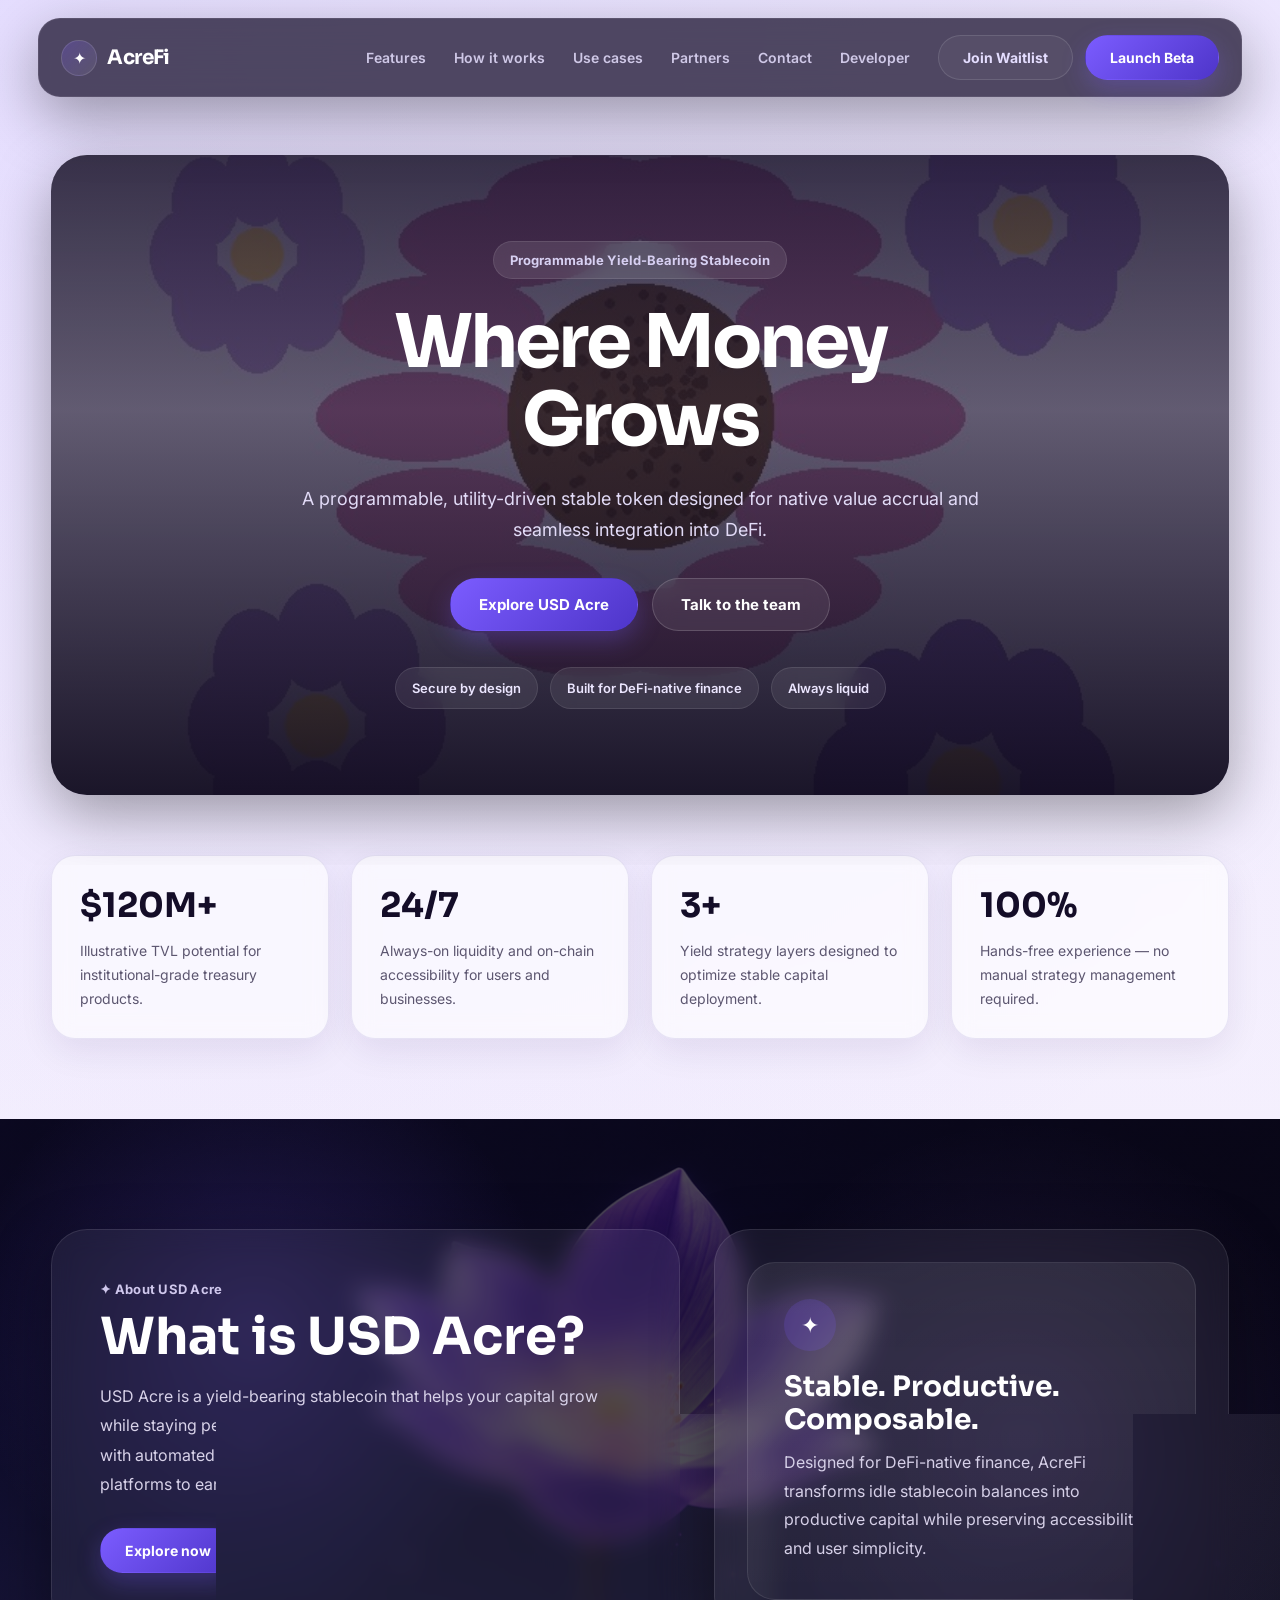
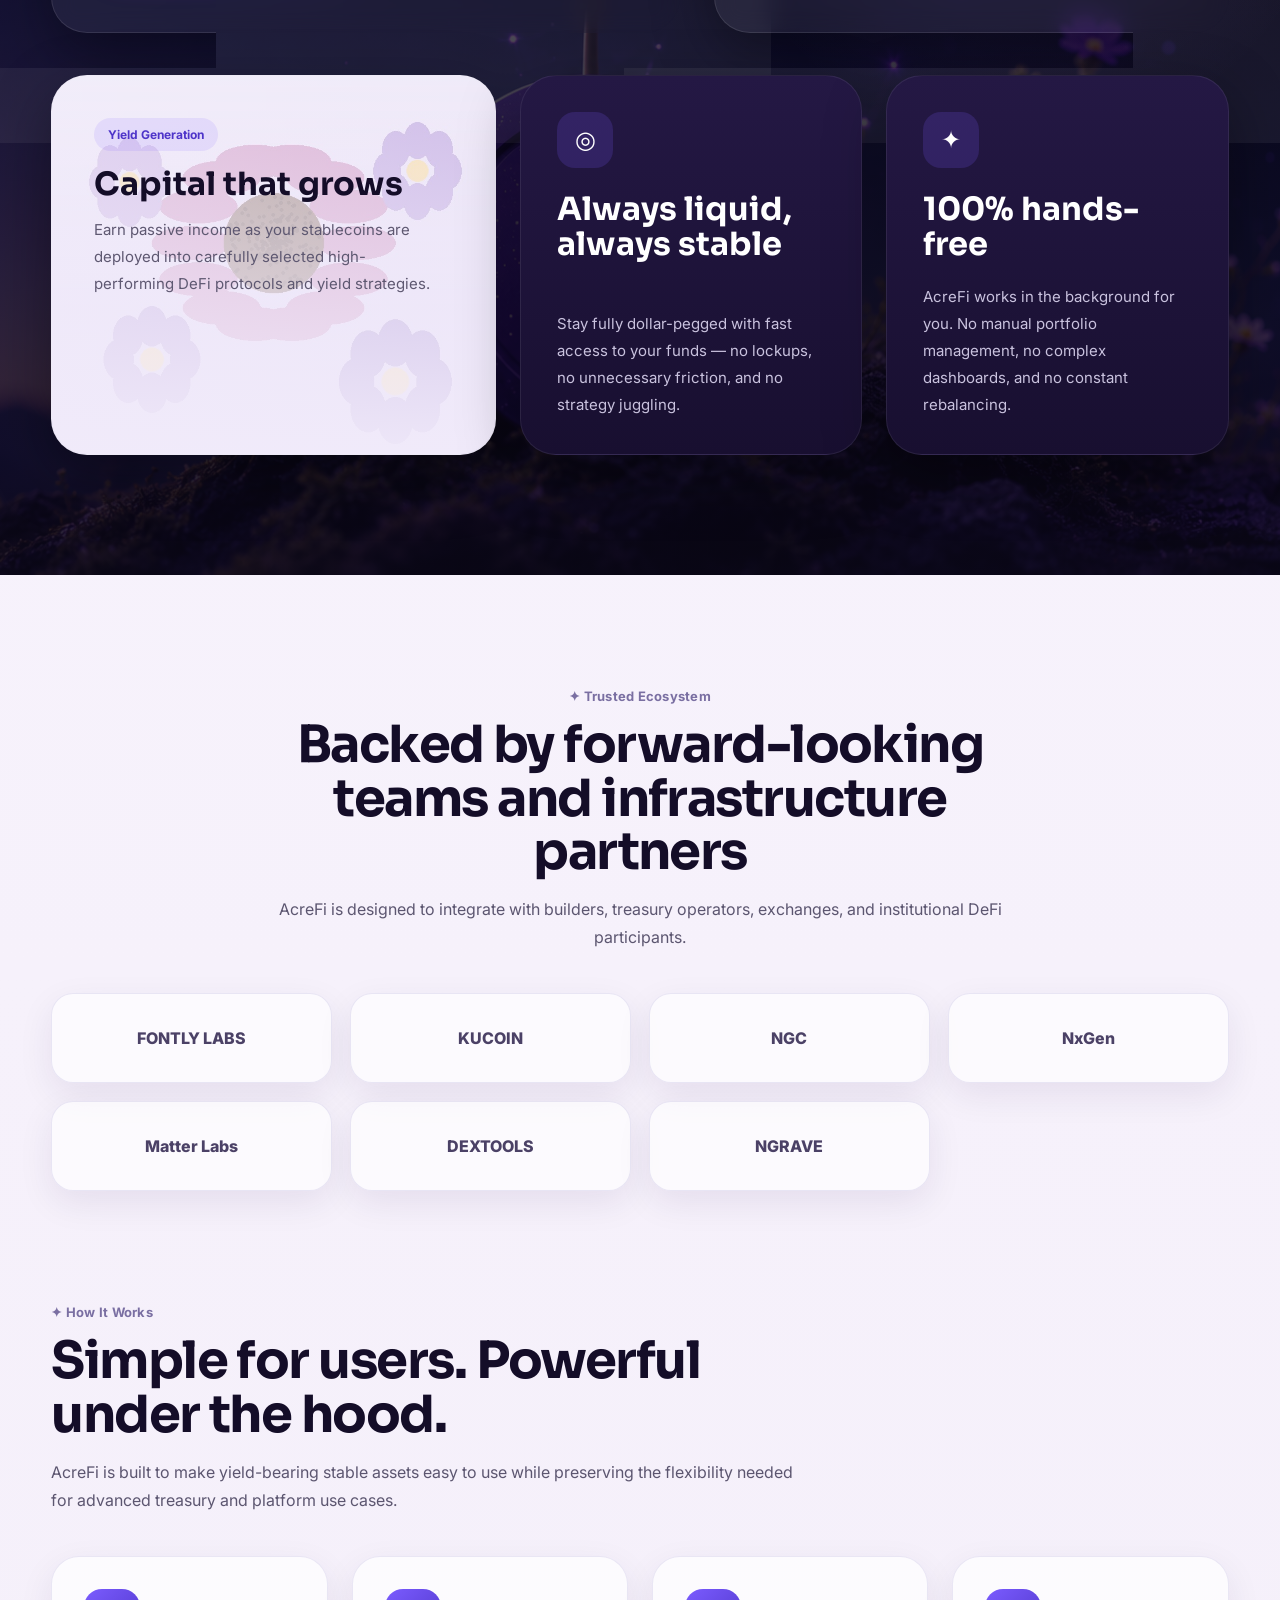
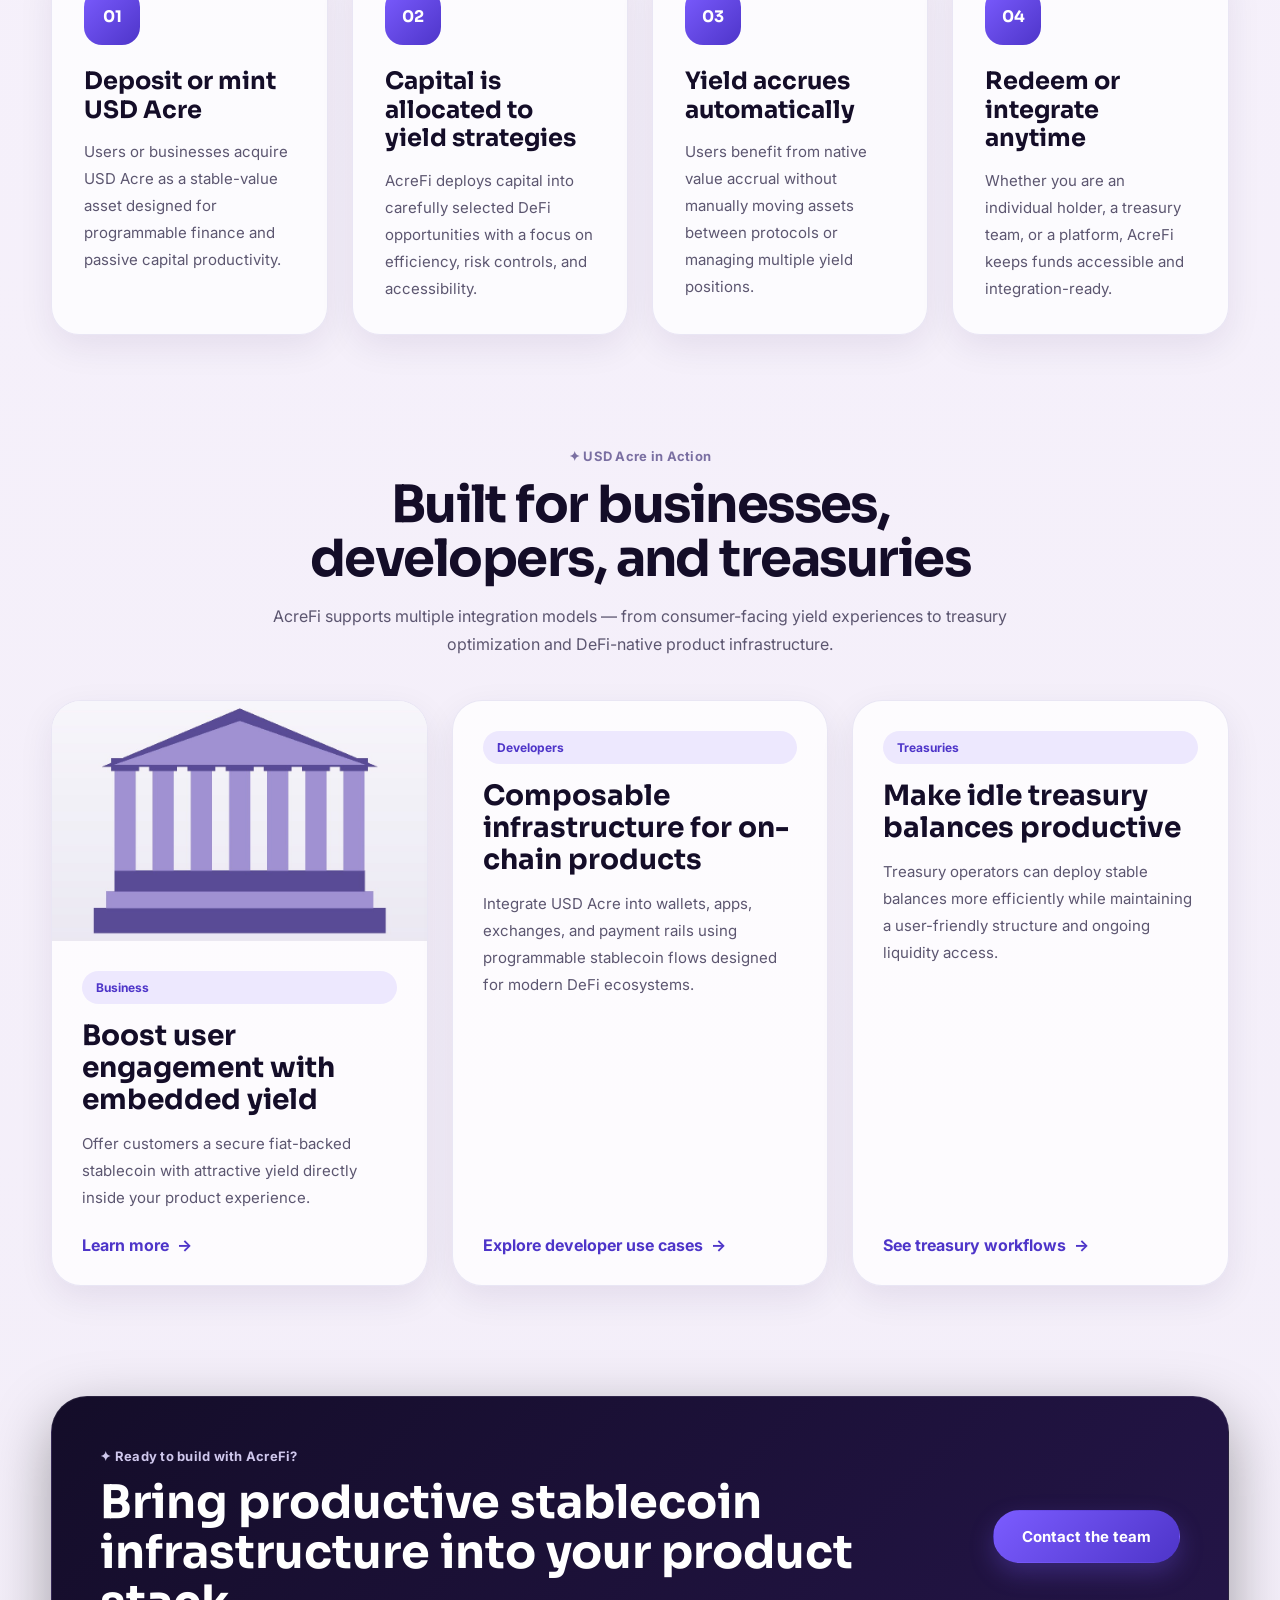
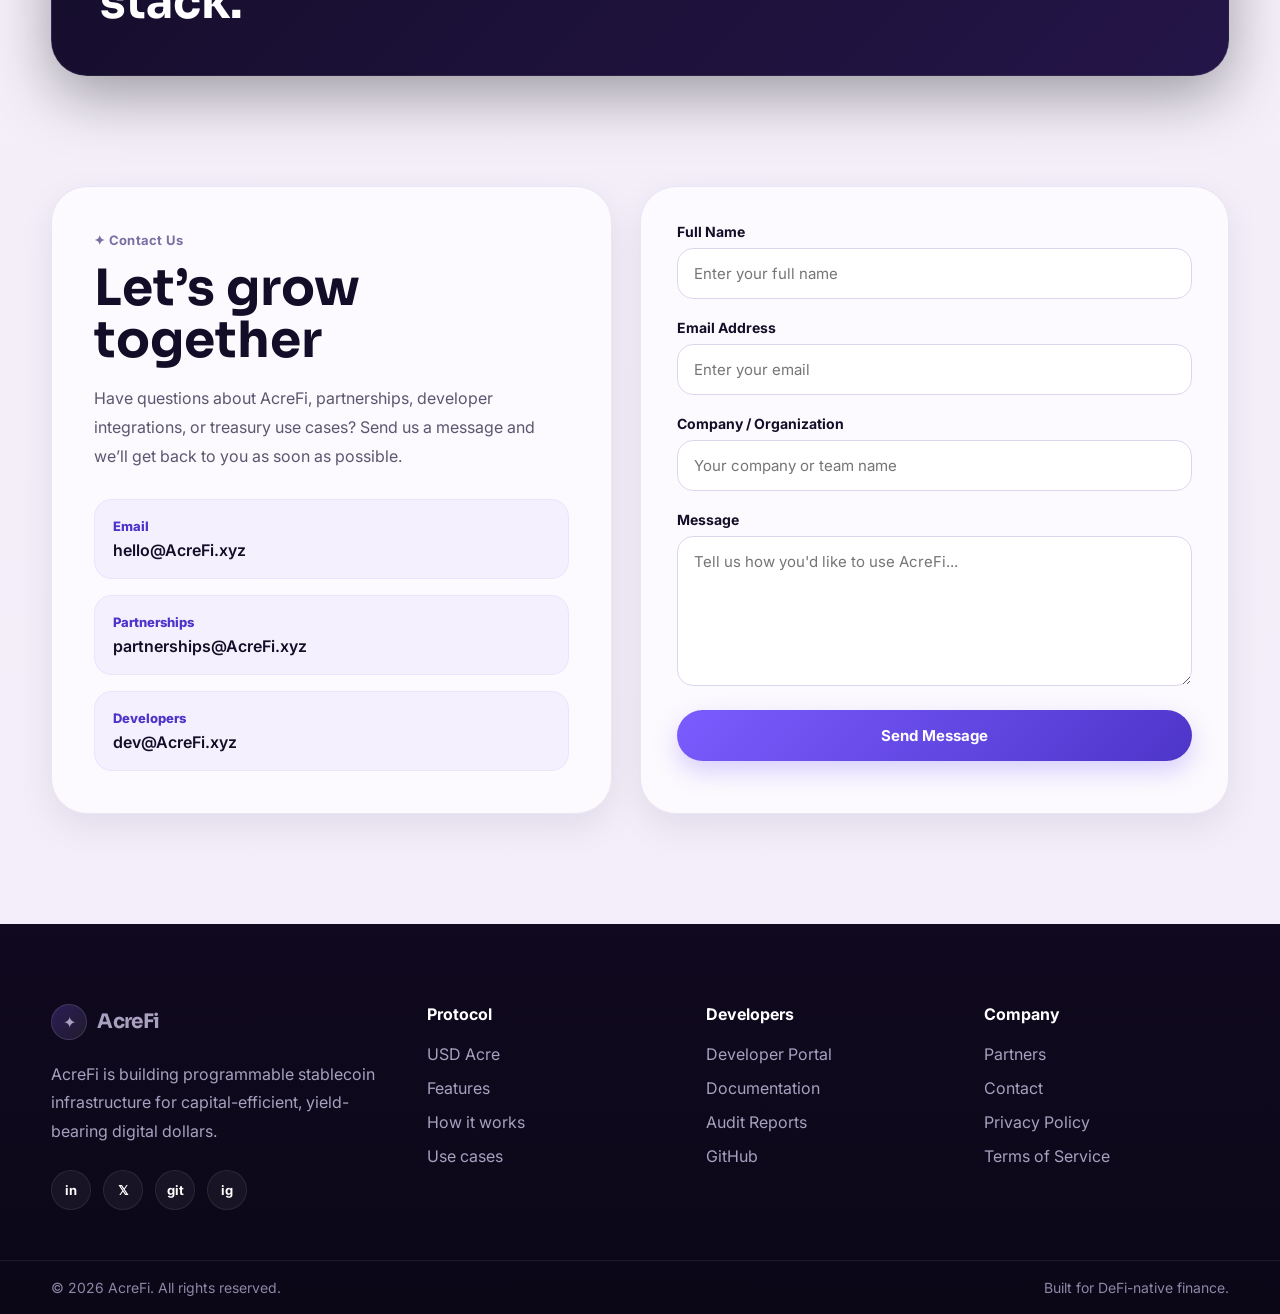
<file: index.html>
<!DOCTYPE html>
<html lang="en">
<head>
  <meta charset="UTF-8" />
  <meta name="viewport" content="width=device-width, initial-scale=1.0" />
  <title>AcreFi — Where Money Grows</title>

  <link rel="preconnect" href="https://fonts.googleapis.com" />
  <link rel="preconnect" href="https://fonts.gstatic.com" crossorigin />
  <link href="https://fonts.googleapis.com/css2?family=Inter:wght@400;500;600;700;800&family=Sora:wght@600;700;800&display=swap" rel="stylesheet" />

  <link rel="stylesheet" href="LP.css" />
  <link rel="icon" type="image/png" href="[data-uri]">
</head>
<body>

  <header class="site-header">
    <nav class="navbar">
      <a href="#" class="brand">
        <span class="brand-mark">✦</span>
        <span class="brand-text">AcreFi</span>
      </a>

      <!-- Mobile menu button -->
      <button class="menu-toggle" id="menuToggle" aria-label="Open menu" aria-expanded="false" aria-controls="navMenu">
        <span></span>
        <span></span>
        <span></span>
      </button>

      <div class="nav-menu" id="navMenu">
        <div class="nav-links">
          <a href="#features">Features</a>
          <a href="#how-it-works">How it works</a>
          <a href="#use-cases">Use cases</a>
          <a href="#partners">Partners</a>
          <a href="#contact">Contact</a>
          <a href="developer.html">Developer</a>
        </div>

        <div class="nav-actions">
          <a href="#" class="btn btn-outline">Join Waitlist</a>
          <a href="beta.html" class="btn btn-primary">Launch Beta</a>
        </div>
      </div>
    </nav>
  </header>

  <section class="hero-section">
    <div class="hero-bg-glow glow-1"></div>
    <div class="hero-bg-glow glow-2"></div>

    <div class="container hero-overlay-container">
      <div class="hero-bg-image-wrap">
        <img src="purple.png (1).jpg" alt="AcreFi Background" class="hero-bg-visual" />
        <div class="hero-bg-overlay-shade"></div>
      </div>

      <div class="hero-overlay-content">
        <span class="eyebrow">Programmable Yield-Bearing Stablecoin</span>
        <h1>Where Money Grows</h1>
        <p class="hero-text">
          A programmable, utility-driven stable token designed for native value accrual and seamless integration into DeFi.
        </p>

        <div class="hero-actions">
          <a href="#about" class="btn btn-primary btn-lg">Explore USD Acre</a>
          <a href="#contact" class="btn btn-secondary btn-lg">Talk to the team</a>
        </div>

        <div class="hero-trust">
          <div class="trust-chip">Secure by design</div>
          <div class="trust-chip">Built for DeFi-native finance</div>
          <div class="trust-chip">Always liquid</div>
        </div>
      </div>
    </div>
  </section>

  <section class="stats-section">
    <div class="container stats-grid">
      <div class="stat-card">
        <h3>$120M+</h3>
        <p>Illustrative TVL potential for institutional-grade treasury products.</p>
      </div>
      <div class="stat-card">
        <h3>24/7</h3>
        <p>Always-on liquidity and on-chain accessibility for users and businesses.</p>
      </div>
      <div class="stat-card">
        <h3>3+</h3>
        <p>Yield strategy layers designed to optimize stable capital deployment.</p>
      </div>
      <div class="stat-card">
        <h3>100%</h3>
        <p>Hands-free experience — no manual strategy management required.</p>
      </div>
    </div>
  </section>

  <section class="feature-background-wrap" id="about">
    <div class="feature-bg-overlay"></div>

    <div class="container">
      <div class="about-section">
        <div class="about-left">
          <span class="section-tag">✦ About USD Acre</span>
          <h2>What is USD Acre?</h2>
          <p>
            USD Acre is a yield-bearing stablecoin that helps your capital grow
            while staying pegged to the U.S. dollar. It combines stable-value utility
            with automated yield generation, allowing individuals, treasuries, and
            platforms to earn without adding operational complexity.
          </p>
          <div class="about-actions">
            <a href="explore.html" class="btn btn-primary">Explore now</a>
            <a href="#how-it-works" class="btn btn-ghost-light">How it works</a>
          </div>
        </div>

        <div class="about-right">
          <div class="about-highlight-card">
            <div class="highlight-icon">✦</div>
            <h3>Stable. Productive. Composable.</h3>
            <p>
              Designed for DeFi-native finance, AcreFi transforms idle stablecoin
              balances into productive capital while preserving accessibility and
              user simplicity.
            </p>
          </div>
        </div>
      </div>

      <div class="features-grid" id="features">
        <article class="feature-card feature-card-large">
          <div class="feature-card-image-wrap">
            <img src="purple.png (1).jpg" alt="Capital Growth Flower" class="feature-card-image" />
            <div class="feature-image-overlay"></div>
          </div>
          <div class="feature-card-content">
            <span class="feature-pill">Yield Generation</span>
            <h3>Capital that grows</h3>
            <p>
              Earn passive income as your stablecoins are deployed into carefully
              selected high-performing DeFi protocols and yield strategies.
            </p>
          </div>
        </article>

        <article class="feature-card dark-card">
          <div class="feature-icon">◎</div>
          <h3>Always liquid, always stable</h3>
          <p>
            Stay fully dollar-pegged with fast access to your funds — no lockups,
            no unnecessary friction, and no strategy juggling.
          </p>
        </article>

        <article class="feature-card dark-card">
          <div class="feature-icon">✦</div>
          <h3>100% hands-free</h3>
          <p>
            AcreFi works in the background for you. No manual portfolio management,
            no complex dashboards, and no constant rebalancing.
          </p>
        </article>
      </div>
    </div>
  </section>

  <section class="partners-section" id="partners">
    <div class="container">
      <div class="section-head center">
        <span class="section-tag">✦ Trusted Ecosystem</span>
        <h2>Backed by forward-looking teams and infrastructure partners</h2>
        <p>
          AcreFi is designed to integrate with builders, treasury operators,
          exchanges, and institutional DeFi participants.
        </p>
      </div>

      <div class="partners-grid">
        <div class="partner-item">FONTLY LABS</div>
        <div class="partner-item">KUCOIN</div>
        <div class="partner-item">NGC</div>
        <div class="partner-item">NxGen</div>
        <div class="partner-item">Matter Labs</div>
        <div class="partner-item">DEXTOOLS</div>
        <div class="partner-item">NGRAVE</div>
      </div>
    </div>
  </section>

  <section class="how-section" id="how-it-works">
    <div class="container">
      <div class="section-head">
        <span class="section-tag">✦ How It Works</span>
        <h2>Simple for users. Powerful under the hood.</h2>
        <p>
          AcreFi is built to make yield-bearing stable assets easy to use while
          preserving the flexibility needed for advanced treasury and platform use cases.
        </p>
      </div>

      <div class="steps-grid">
        <article class="step-card">
          <div class="step-number">01</div>
          <h3>Deposit or mint USD Acre</h3>
          <p>
            Users or businesses acquire USD Acre as a stable-value asset designed
            for programmable finance and passive capital productivity.
          </p>
        </article>

        <article class="step-card">
          <div class="step-number">02</div>
          <h3>Capital is allocated to yield strategies</h3>
          <p>
            AcreFi deploys capital into carefully selected DeFi opportunities with
            a focus on efficiency, risk controls, and accessibility.
          </p>
        </article>

        <article class="step-card">
          <div class="step-number">03</div>
          <h3>Yield accrues automatically</h3>
          <p>
            Users benefit from native value accrual without manually moving assets
            between protocols or managing multiple yield positions.
          </p>
        </article>

        <article class="step-card">
          <div class="step-number">04</div>
          <h3>Redeem or integrate anytime</h3>
          <p>
            Whether you are an individual holder, a treasury team, or a platform,
            AcreFi keeps funds accessible and integration-ready.
          </p>
        </article>
      </div>
    </div>
  </section>

  <section class="usecases-section" id="use-cases">
    <div class="container">
      <div class="section-head center">
        <span class="section-tag">✦ USD Acre in Action</span>
        <h2>Built for businesses, developers, and treasuries</h2>
        <p>
          AcreFi supports multiple integration models — from consumer-facing yield
          experiences to treasury optimization and DeFi-native product infrastructure.
        </p>
      </div>

      <div class="usecases-grid">
        <article class="usecase-card">
          <img src="business.jpg" alt="Business use case" class="usecase-img" />
          <div class="usecase-content">
            <span class="usecase-pill">Business</span>
            <h3>Boost user engagement with embedded yield</h3>
            <p>
              Offer customers a secure fiat-backed stablecoin with attractive yield
              directly inside your product experience.
            </p>
            <a href="#" class="text-link">Learn more <span>→</span></a>
          </div>
        </article>

        <article class="usecase-card">
          <div class="usecase-content">
            <span class="usecase-pill">Developers</span>
            <h3>Composable infrastructure for on-chain products</h3>
            <p>
              Integrate USD Acre into wallets, apps, exchanges, and payment rails
              using programmable stablecoin flows designed for modern DeFi ecosystems.
            </p>
            <a href="developer.html" class="text-link">Explore developer use cases <span>→</span></a>
          </div>
        </article>

        <article class="usecase-card">
          <div class="usecase-content">
            <span class="usecase-pill">Treasuries</span>
            <h3>Make idle treasury balances productive</h3>
            <p>
              Treasury operators can deploy stable balances more efficiently while
              maintaining a user-friendly structure and ongoing liquidity access.
            </p>
            <a href="#" class="text-link">See treasury workflows <span>→</span></a>
          </div>
        </article>
      </div>
    </div>
  </section>

  <section class="cta-band">
    <div class="container cta-band-inner">
      <div class="cta-band-left">
        <span class="section-tag">✦ Ready to build with AcreFi?</span>
        <h2>Bring productive stablecoin infrastructure into your product stack.</h2>
      </div>
      <div class="cta-band-right">
        <a href="#contact" class="btn btn-primary btn-lg">Contact the team</a>
      </div>
    </div>
  </section>

  <section class="contact-section" id="contact">
    <div class="container contact-grid">
      <div class="contact-left">
        <span class="section-tag">✦ Contact Us</span>
        <h2>Let’s grow together</h2>
        <p>
          Have questions about AcreFi, partnerships, developer integrations, or treasury use cases?
          Send us a message and we’ll get back to you as soon as possible.
        </p>

        <div class="contact-points">
          <div class="contact-point">
            <span class="contact-point-title">Email</span>
            <span class="contact-point-text">hello@AcreFi.xyz</span>
          </div>
          <div class="contact-point">
            <span class="contact-point-title">Partnerships</span>
            <span class="contact-point-text">partnerships@AcreFi.xyz</span>
          </div>
          <div class="contact-point">
            <span class="contact-point-title">Developers</span>
            <span class="contact-point-text">dev@AcreFi.xyz</span>
          </div>
        </div>
      </div>

      <div class="contact-form-box">
        <form>
          <div class="input-group">
            <label for="name">Full Name</label>
            <input id="name" type="text" placeholder="Enter your full name" />
          </div>
          <div class="input-group">
            <label for="email">Email Address</label>
            <input id="email" type="email" placeholder="Enter your email" />
          </div>
          <div class="input-group">
            <label for="company">Company / Organization</label>
            <input id="company" type="text" placeholder="Your company or team name" />
          </div>
          <div class="input-group">
            <label for="message">Message</label>
            <textarea id="message" placeholder="Tell us how you'd like to use AcreFi..."></textarea>
          </div>
          <button type="submit" class="btn btn-primary contact-btn">Send Message</button>
        </form>
      </div>
    </div>
  </section>

  <footer class="main-footer">
    <div class="container footer-grid">
      <div class="footer-col brand-col">
        <a href="#" class="footer-brand">
          <span class="brand-mark">✦</span>
          <span class="brand-text">AcreFi</span>
        </a>
        <p class="footer-brand-text">
          AcreFi is building programmable stablecoin infrastructure for capital-efficient,
          yield-bearing digital dollars.
        </p>
        <div class="social-links">
          <a href="#">in</a>
          <a href="#">𝕏</a>
          <a href="#">git</a>
          <a href="#">ig</a>
        </div>
      </div>

      <div class="footer-col">
        <h4>Protocol</h4>
        <ul>
          <li><a href="#about">USD Acre</a></li>
          <li><a href="#features">Features</a></li>
          <li><a href="#how-it-works">How it works</a></li>
          <li><a href="#use-cases">Use cases</a></li>
        </ul>
      </div>

      <div class="footer-col">
        <h4>Developers</h4>
        <ul>
          <li><a href="developer.html">Developer Portal</a></li>
          <li><a href="#">Documentation</a></li>
          <li><a href="#">Audit Reports</a></li>
          <li><a href="#">GitHub</a></li>
        </ul>
      </div>

      <div class="footer-col">
        <h4>Company</h4>
        <ul>
          <li><a href="#partners">Partners</a></li>
          <li><a href="#contact">Contact</a></li>
          <li><a href="#">Privacy Policy</a></li>
          <li><a href="#">Terms of Service</a></li>
        </ul>
      </div>
    </div>

    <div class="footer-bottom">
      <div class="container footer-bottom-inner">
        <p>© 2026 AcreFi. All rights reserved.</p>
        <p>Built for DeFi-native finance.</p>
      </div>
    </div>
  </footer>

  <script>
    const menuToggle = document.getElementById("menuToggle");
    const navMenu = document.getElementById("navMenu");

    if (menuToggle && navMenu) {
      menuToggle.addEventListener("click", () => {
        navMenu.classList.toggle("active");
        const expanded = menuToggle.getAttribute("aria-expanded") === "true";
        menuToggle.setAttribute("aria-expanded", !expanded);
      });

      document.querySelectorAll(".nav-links a, .nav-actions a").forEach(link => {
        link.addEventListener("click", () => {
          navMenu.classList.remove("active");
          menuToggle.setAttribute("aria-expanded", "false");
        });
      });
    }
  </script>
</body>
</html>
</file>
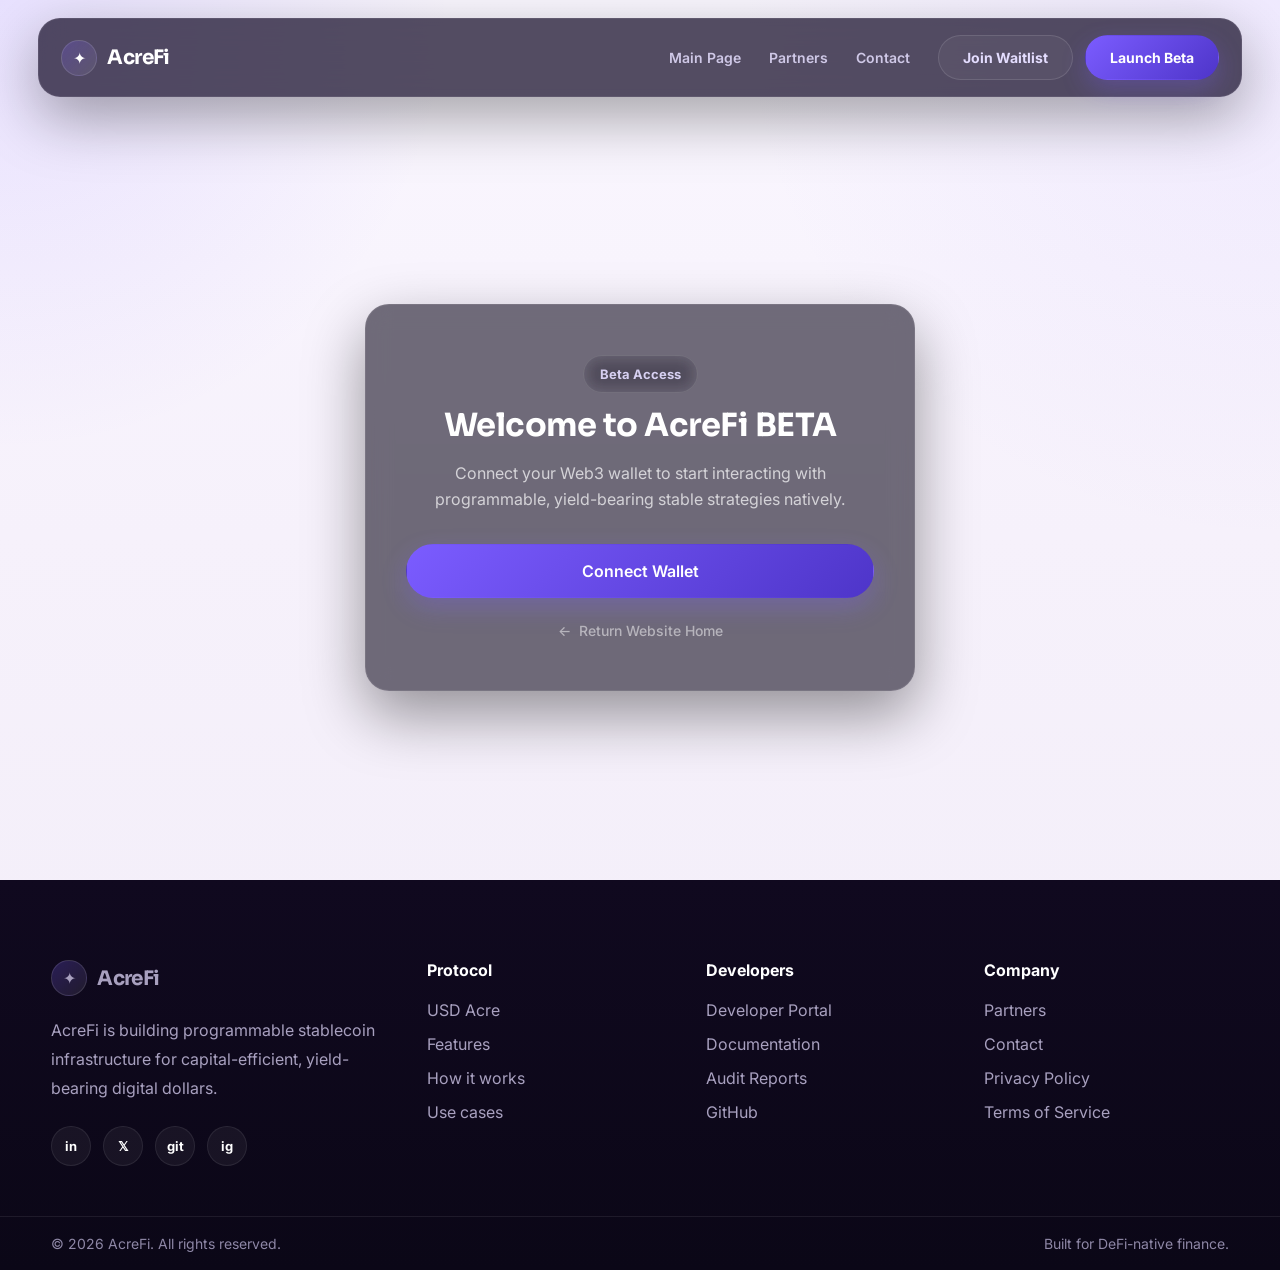
<file: beta.html>
<!DOCTYPE html>
<html lang="en">
<head>
  <meta charset="UTF-8" />
  <meta name="viewport" content="width=device-width, initial-scale=1.0" />
  <title>AcreFi — Launch Beta App</title>

  <link rel="preconnect" href="https://fonts.googleapis.com" />
  <link rel="preconnect" href="https://fonts.gstatic.com" crossorigin />
  <link href="https://fonts.googleapis.com/css2?family=Inter:wght@400;500;600;700;800&family=Sora:wght@600;700;800&display=swap" rel="stylesheet" />

  <link rel="stylesheet" href="LP.css" />
<link rel="icon" type="image/png" href="[data-uri]">
  
  <style>
    /* Custom page-specific styling matching the BloomFi design guidelines */
    .beta-section {
      position: relative;
      min-height: 85vh;
      display: flex;
      align-items: center;
      justify-content: center;
      padding: 80px 20px;
      overflow: hidden;
    }

    .beta-container {
      position: relative;
      z-index: 2;
      width: 100%;
      max-width: 550px;
      display: flex;
      justify-content: center;
    }

    .beta-panel {
      background: rgba(20, 16, 34, 0.6);
      backdrop-filter: blur(12px);
      -webkit-backdrop-filter: blur(12px);
      border: 1px solid rgba(255, 255, 255, 0.08);
      padding: 50px 40px;
      border-radius: 24px;
      text-align: center;
      box-shadow: 0 24px 60px rgba(0, 0, 0, 0.4);
      width: 100%;
    }

    .beta-panel h1 {
      font-family: 'Sora', sans-serif;
      font-size: 32px;
      font-weight: 700;
      color: #ffffff;
      margin-bottom: 16px;
      letter-spacing: -0.5px;
    }

    .beta-panel p {
      font-family: 'Inter', sans-serif;
      color: rgba(255, 255, 255, 0.7);
      font-size: 16px;
      margin-bottom: 32px;
      line-height: 1.6;
    }

    .beta-panel .btn {
      width: 100%;
      padding: 16px;
      font-weight: 600;
      justify-content: center;
      font-size: 16px;
    }

    .back-home {
      display: inline-block;
      margin-top: 24px;
      color: rgba(255, 255, 255, 0.5);
      text-decoration: none;
      font-size: 14px;
      font-weight: 500;
      transition: color 0.2s ease;
    }

    .back-home:hover {
      color: #ffffff;
    }
    
    .back-home span {
      margin-right: 4px;
    }
  </style>
</head>
<body>

  <header class="site-header">
    <nav class="navbar">
      <a href="index.html" class="brand">
        <span class="brand-mark">✦</span>
        <span class="brand-text">AcreFi</span>
      </a>

      <button class="menu-toggle" id="menuToggle" aria-label="Open Menu">
        <span></span>
        <span></span>
        <span></span>
      </button>

      <div class="nav-menu" id="navMenu">
        <div class="nav-links">
          
          <a href="index.html">Main Page</a>
          <a href="index.html#partners">Partners</a>
          <a href="index.html#contact">Contact</a>
        </div>

        <div class="nav-actions">
          <a href="index.html#contact" class="btn btn-outline">Join Waitlist</a>
          <a href="#" class="btn btn-primary">Launch Beta</a>
        </div>
      </div>
    </nav>
  </header>

  <section class="beta-section">
    <div class="hero-bg-glow glow-1"></div>
    <div class="hero-bg-glow glow-2"></div>

    <div class="container beta-container">
      <div class="beta-panel">
        <span class="eyebrow" style="margin-bottom: 12px; display: inline-block;">Beta Access</span>
        <h1>Welcome to AcreFi BETA</h1>
        <p>
          Connect your Web3 wallet to start interacting with programmable, yield-bearing stable strategies natively.
        </p>
        
        <button class="btn btn-primary">Connect Wallet</button>
        
        <a href="index.html" class="back-home"><span>←</span> Return Website Home</a>
      </div>
    </div>
  </section>

  <footer class="main-footer">
    <div class="container footer-grid">
      <div class="footer-col brand-col">
        <a href="index.html" class="footer-brand">
          <span class="brand-mark">✦</span>
          <span class="brand-text">AcreFi</span>
        </a>
        <p class="footer-brand-text">
          AcreFi is building programmable stablecoin infrastructure for capital-efficient,
          yield-bearing digital dollars.
        </p>
        <div class="social-links">
          <a href="#">in</a>
          <a href="#">𝕏</a>
          <a href="#">git</a>
          <a href="#">ig</a>
        </div>
      </div>

      <div class="footer-col">
        <h4>Protocol</h4>
        <ul>
          <li><a href="index.html#about">USD Acre</a></li>
          <li><a href="index.html#features">Features</a></li>
          <li><a href="index.html#how-it-works">How it works</a></li>
          <li><a href="index.html#use-cases">Use cases</a></li>
        </ul>
      </div>

      <div class="footer-col">
        <h4>Developers</h4>
        <ul>
          <li><a href="developer.html">Developer Portal</a></li>
          <li><a href="#">Documentation</a></li>
          <li><a href="#">Audit Reports</a></li>
          <li><a href="#">GitHub</a></li>
        </ul>
      </div>

      <div class="footer-col">
        <h4>Company</h4>
        <ul>
          <li><a href="index.html#partners">Partners</a></li>
          <li><a href="index.html#contact">Contact</a></li>
          <li><a href="#">Privacy Policy</a></li>
          <li><a href="#">Terms of Service</a></li>
        </ul>
      </div>
    </div>

    <div class="footer-bottom">
      <div class="container footer-bottom-inner">
        <p>© 2026 AcreFi. All rights reserved.</p>
        <p>Built for DeFi-native finance.</p>
      </div>
    </div>
  </footer>

  <script src="script.js"></script>
</body>
</html>
</file>
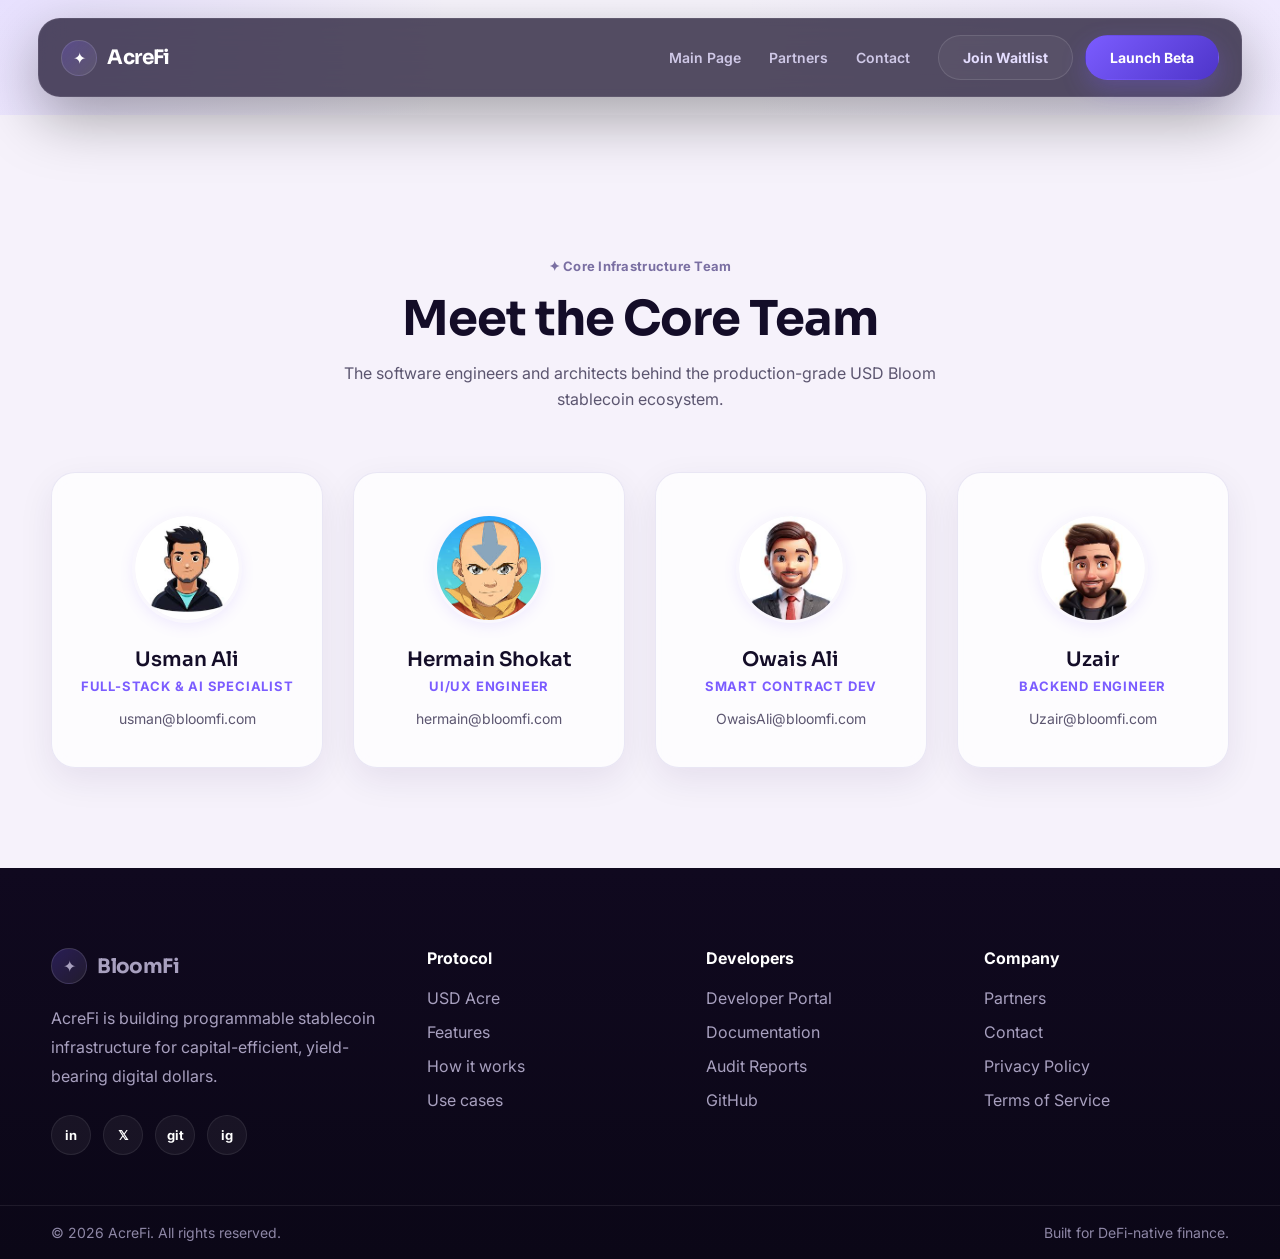
<file: developer.html>
<!DOCTYPE html>
<html lang="en">
<head>
  <meta charset="UTF-8" />
  <meta name="viewport" content="width=device-width, initial-scale=1.0" />
  <title>AcreFi — Meet the Developers</title>
 <link rel="preconnect" href="https://fonts.googleapis.com" />
  <link rel="preconnect" href="https://fonts.gstatic.com" crossorigin />
  <link href="https://fonts.googleapis.com/css2?family=Inter:wght@400;500;600;700;800&family=Sora:wght@600;700;800&display=swap" rel="stylesheet" />

  <link rel="stylesheet" href="LP.css" />
  <link rel="icon" type="image/png" href="[data-uri]">
  

  <style>
    /* Custom layout adaptations to seamlessly blend into the LP.css ecosystem */
    .dev-page-section {
      position: relative;
      padding: 140px 0 100px 0; /* Space for the fixed header */
      background-color: var(--bg-main);
      overflow: hidden;
    }

    .dev-page-container {
      text-align: center;
      position: relative;
      z-index: 2;
    }

    .dev-page-container h1 {
      font-family: 'Sora', sans-serif;
      font-size: 48px;
      font-weight: 700;
      color: var(--text-dark);
      margin-bottom: 12px;
      letter-spacing: -1px;
    }

    .dev-page-container .subtitle {
      color: var(--text-body);
      font-size: 16px;
      max-width: 600px;
      margin: 0 auto 60px auto;
      line-height: 1.6;
    }

    .dev-grid {
      display: grid;
      grid-template-columns: repeat(4, 1fr);
      gap: 30px;
      margin-top: 20px;
    }

    .dev-card {
      background: var(--bg-card);
      border: 1px solid var(--border-soft);
      border-radius: 24px;
      padding: 40px 24px;
      box-shadow: var(--shadow-soft);
      backdrop-filter: blur(8px);
      -webkit-backdrop-filter: blur(8px);
      transition: transform 0.3s cubic-bezier(0.16, 1, 0.3, 1), border-color 0.3s ease;
      display: flex;
      flex-direction: column;
      align-items: center;
    }

    .dev-card:hover {
      transform: translateY(-6px);
      border-color: rgba(123, 92, 255, 0.3);
      background: var(--bg-card-strong);
    }

    .dev-avatar {
      width: 110px;
      height: 110px;
      border-radius: 50%;
      object-fit: cover;
      background-color: var(--bg-soft);
      margin-bottom: 24px;
      border: 3px solid rgba(255, 255, 255, 0.6);
      box-shadow: 0 4px 14px rgba(123, 92, 255, 0.1);
    }

    .dev-card h3 {
      font-family: 'Sora', sans-serif;
      font-size: 20px;
      font-weight: 600;
      margin-bottom: 6px;
      color: var(--text-dark);
    }

    .dev-role {
      font-size: 13px;
      font-weight: 700;
      color: var(--primary);
      text-transform: uppercase;
      letter-spacing: 0.8px;
      margin-bottom: 16px;
    }

    .dev-email {
      font-size: 14px;
      color: var(--text-body);
      text-decoration: none;
      display: inline-block;
      word-break: break-all;
      transition: color 0.2s ease;
    }

    .dev-email:hover {
      color: var(--primary-dark);
      text-decoration: underline;
    }

    /* Responsive adjustments matching your breakpoints */
    @media (max-width: 1024px) {
      .dev-grid {
        grid-template-columns: repeat(2, 1fr);
      }
      .dev-page-container h1 {
        font-size: 38px;
      }
    }

    @media (max-width: 640px) {
      .dev-grid {
        grid-template-columns: 1fr;
      }
      .dev-page-section {
        padding-top: 110px;
      }
    }
  </style>
</head>
<body>

  <header class="site-header">
    <nav class="navbar">
      <a href="index.html" class="brand">
        <span class="brand-mark">✦</span>
        <span class="brand-text">AcreFi</span>
      </a>

      <button class="menu-toggle" id="menuToggle" aria-label="Open Menu">
        <span></span>
        <span></span>
        <span></span>
      </button>

      <div class="nav-menu" id="navMenu">
        <div class="nav-links">
           <a href="index.html#partners">Main Page</a>
          <a href="index.html#partners">Partners</a>
          <a href="index.html#contact">Contact</a>
        </div>

        <div class="nav-actions">
          <a href="index.html#contact" class="btn btn-outline">Join Waitlist</a>
          <a href="beta.html" class="btn btn-primary">Launch Beta</a>
        </div>
      </div>
    </nav>
  </header>

  <section class="dev-page-section">
    <div class="hero-bg-glow glow-1" style="top: -10%; left: -10%;"></div>
    <div class="hero-bg-glow glow-2" style="top: 20%; right: -10%;"></div>

    <div class="container dev-page-container">
      <span class="section-tag">✦ Core Infrastructure Team</span>
      <h1>Meet the Core Team</h1>
      <p class="subtitle">The software engineers and architects behind the production-grade USD Bloom stablecoin ecosystem.</p>

      <div class="dev-grid">
        
        <div class="dev-card">
          <img src="a.jpg" alt="Usman Ali" class="dev-avatar">
          <h3>Usman Ali</h3>
          <div class="dev-role">Full-Stack & AI Specialist</div>
          <a href="mailto:usman@bloomfi.com" class="dev-email">usman@bloomfi.com</a>
        </div>

        <div class="dev-card">
          <img src="b.jpg" alt="Hermain Shokat" class="dev-avatar">
          <h3>Hermain Shokat</h3>
          <div class="dev-role">UI/UX Engineer</div>
          <a href="mailto:hermain@bloomfi.com" class="dev-email">hermain@bloomfi.com</a>
        </div>

        <div class="dev-card">
          <img src="u.jpg" alt="Steven" class="dev-avatar">
          <h3>Owais Ali</h3>
          <div class="dev-role">Smart Contract Dev</div>
          <a href="mailto:steven@bloomfi.com" class="dev-email">OwaisAli@bloomfi.com</a>
        </div>

        <div class="dev-card">
          <img src="c.jpg" alt="Harvey" class="dev-avatar">
          <h3>Uzair</h3>
          <div class="dev-role">Backend Engineer</div>
          <a href="mailto:harvey@bloomfi.com" class="dev-email">Uzair@bloomfi.com</a>
        </div>

      </div>
    </div>
  </section>

  <footer class="main-footer">
    <div class="container footer-grid">
      <div class="footer-col brand-col">
        <a href="index.html" class="footer-brand">
          <span class="brand-mark">✦</span>
          <span class="brand-text">BloomFi</span>
        </a>
        <p class="footer-brand-text">
          AcreFi is building programmable stablecoin infrastructure for capital-efficient,
          yield-bearing digital dollars.
        </p>
        <div class="social-links">
          <a href="#">in</a>
          <a href="#">𝕏</a>
          <a href="#">git</a>
          <a href="#">ig</a>
        </div>
      </div>

      <div class="footer-col">
        <h4>Protocol</h4>
        <ul>
          <li><a href="index.html#about">USD Acre</a></li>
          <li><a href="index.html#features">Features</a></li>
          <li><a href="index.html#how-it-works">How it works</a></li>
          <li><a href="index.html#use-cases">Use cases</a></li>
        </ul>
      </div>

      <div class="footer-col">
        <h4>Developers</h4>
        <ul>
          <li><a href="#">Developer Portal</a></li>
          <li><a href="#">Documentation</a></li>
          <li><a href="#">Audit Reports</a></li>
          <li><a href="#">GitHub</a></li>
        </ul>
      </div>

      <div class="footer-col">
        <h4>Company</h4>
        <ul>
          <li><a href="index.html#partners">Partners</a></li>
          <li><a href="index.html#contact">Contact</a></li>
          <li><a href="#">Privacy Policy</a></li>
          <li><a href="#">Terms of Service</a></li>
        </ul>
      </div>
    </div>

    <div class="footer-bottom">
      <div class="container footer-bottom-inner">
        <p>© 2026 AcreFi. All rights reserved.</p>
        <p>Built for DeFi-native finance.</p>
      </div>
    </div>
  </footer>

  <script src="script.js"></script>
</body>
</html>
</file>
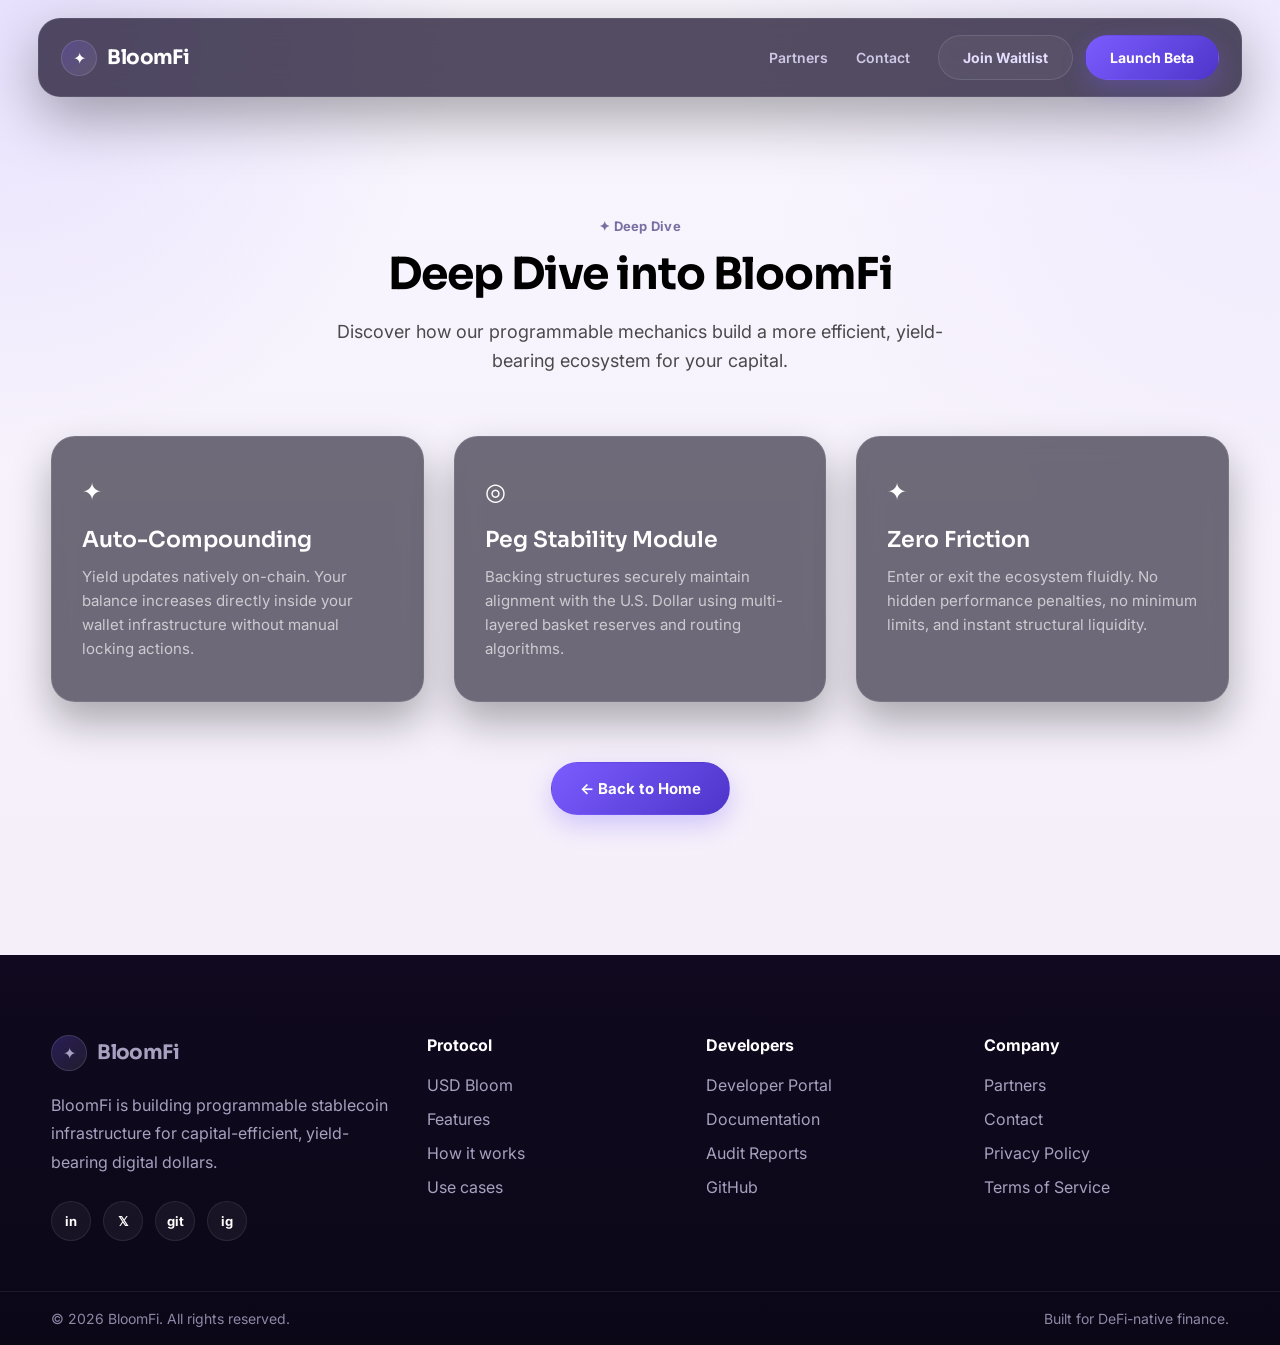
<file: explore.html>
<!DOCTYPE html>
<html lang="en">
<head>
  <meta charset="UTF-8" />
  <meta name="viewport" content="width=device-width, initial-scale=1.0" />
  <title>BloomFi — Explore Protocol</title>

  <link rel="preconnect" href="https://fonts.googleapis.com" />
  <link rel="preconnect" href="https://fonts.gstatic.com" crossorigin />
  <link href="https://fonts.googleapis.com/css2?family=Inter:wght@400;500;600;700;800&family=Sora:wght@600;700;800&display=swap" rel="stylesheet" />

  <link rel="stylesheet" href="LP.css" />

  <style>
    /* Custom page-specific styling matching the BloomFi design guidelines */
    .explore-section {
      position: relative;
      padding: 100px 0 140px 0;
      overflow: hidden;
    }

    .explore-container {
      position: relative;
      z-index: 2;
    }

    .explore-header {
      text-align: center;
      margin-bottom: 60px;
    }

    .explore-header h1 {
      font-family: 'Sora', sans-serif;
      font-size: 44px;
      font-weight: 700;
      letter-spacing: -1px;
      color: #000000;
      margin-bottom: 16px;
    }

    .explore-header p {
      font-family: 'Inter', sans-serif;
      color: rgba(0, 0, 0, 0.7);
      font-size: 18px;
      max-width: 650px;
      margin: 0 auto;
      line-height: 1.6;
    }

    /* Feature Grid Layout unified with the feature section */
    .explore-grid {
      display: grid;
      grid-template-columns: repeat(3, 1fr);
      gap: 30px;
      margin-top: 40px;
    }

    .explore-feature-card {
      background: rgba(20, 16, 34, 0.6);
      backdrop-filter: blur(12px);
      -webkit-backdrop-filter: blur(12px);
      border: 1px solid rgba(255, 255, 255, 0.08);
      border-radius: 24px;
      padding: 40px 30px;
      box-shadow: 0 20px 40px rgba(0, 0, 0, 0.3);
      transition: transform 0.3s ease, border-color 0.3s ease;
    }

    .explore-feature-card:hover {
      transform: translateY(-5px);
      border-color: rgba(255, 255, 255, 0.15);
    }

    .explore-card-icon {
      font-size: 24px;
      color: #ffffff;
      margin-bottom: 20px;
    }

    .explore-feature-card h3 {
      font-family: 'Sora', sans-serif;
      font-size: 22px;
      font-weight: 600;
      margin-bottom: 12px;
      color: #ffffff;
    }

    .explore-feature-card p {
      font-family: 'Inter', sans-serif;
      font-size: 15px;
      color: rgba(255, 255, 255, 0.65);
      line-height: 1.6;
    }

    .explore-actions {
      text-align: center;
      margin-top: 60px;
    }

    @media (max-width: 900px) {
      .explore-grid {
        grid-template-columns: 1fr;
      }
      .explore-header h1 {
        font-size: 34px;
      }
    }
  </style>
</head>
<body>

  <header class="site-header">
    <nav class="navbar">
      <a href="index.html" class="brand">
        <span class="brand-mark">✦</span>
        <span class="brand-text">BloomFi</span>
      </a>

      <button class="menu-toggle" id="menuToggle" aria-label="Open Menu">
        <span></span>
        <span></span>
        <span></span>
      </button>

      <div class="nav-menu" id="navMenu">
        <div class="nav-links">
          
          
          <a href="index.html#partners">Partners</a>
          <a href="index.html#contact">Contact</a>
        </div>

        <div class="nav-actions">
          <a href="index.html#contact" class="btn btn-outline">Join Waitlist</a>
          <a href="beta.html" class="btn btn-primary">Launch Beta</a>
        </div>
      </div>
    </nav>
  </header>

  <section class="explore-section">
    <div class="hero-bg-glow glow-1"></div>
    <div class="hero-bg-glow glow-2"></div>

    <div class="container explore-container">
      <div class="explore-header">
        <span class="section-tag" style="margin-bottom: 12px;">✦ Deep Dive</span>
        <h1>Deep Dive into BloomFi</h1>
        <p>Discover how our programmable mechanics build a more efficient, yield-bearing ecosystem for your capital.</p>
      </div>

      <div class="explore-grid">
        <div class="explore-feature-card">
          <div class="explore-card-icon">✦</div>
          <h3>Auto-Compounding</h3>
          <p>Yield updates natively on-chain. Your balance increases directly inside your wallet infrastructure without manual locking actions.</p>
        </div>

        <div class="explore-feature-card">
          <div class="explore-card-icon">◎</div>
          <h3>Peg Stability Module</h3>
          <p>Backing structures securely maintain alignment with the U.S. Dollar using multi-layered basket reserves and routing algorithms.</p>
        </div>

        <div class="explore-feature-card">
          <div class="explore-card-icon">✦</div>
          <h3>Zero Friction</h3>
          <p>Enter or exit the ecosystem fluidly. No hidden performance penalties, no minimum limits, and instant structural liquidity.</p>
        </div>
      </div>

      <div class="explore-actions">
        <a href="index.html" class="btn btn-primary btn-lg">← Back to Home</a>
      </div>
    </div>
  </section>

  <footer class="main-footer">
    <div class="container footer-grid">
      <div class="footer-col brand-col">
        <a href="index.html" class="footer-brand">
          <span class="brand-mark">✦</span>
          <span class="brand-text">BloomFi</span>
        </a>
        <p class="footer-brand-text">
          BloomFi is building programmable stablecoin infrastructure for capital-efficient,
          yield-bearing digital dollars.
        </p>
        <div class="social-links">
          <a href="#">in</a>
          <a href="#">𝕏</a>
          <a href="#">git</a>
          <a href="#">ig</a>
        </div>
      </div>

      <div class="footer-col">
        <h4>Protocol</h4>
        <ul>
          <li><a href="index.html#about">USD Bloom</a></li>
          <li><a href="index.html#features">Features</a></li>
          <li><a href="index.html#how-it-works">How it works</a></li>
          <li><a href="index.html#use-cases">Use cases</a></li>
        </ul>
      </div>

      <div class="footer-col">
        <h4>Developers</h4>
        <ul>
          <li><a href="developer.html">Developer Portal</a></li>
          <li><a href="#">Documentation</a></li>
          <li><a href="#">Audit Reports</a></li>
          <li><a href="#">GitHub</a></li>
        </ul>
      </div>

      <div class="footer-col">
        <h4>Company</h4>
        <ul>
          <li><a href="index.html#partners">Partners</a></li>
          <li><a href="index.html#contact">Contact</a></li>
          <li><a href="#">Privacy Policy</a></li>
          <li><a href="#">Terms of Service</a></li>
        </ul>
      </div>
    </div>

    <div class="footer-bottom">
      <div class="container footer-bottom-inner">
        <p>© 2026 BloomFi. All rights reserved.</p>
        <p>Built for DeFi-native finance.</p>
      </div>
    </div>
  </footer>

  <script src="script.js"></script>
</body>
</html>
</file>
<file: LP.css>
/* =========================
   RESET
========================= */
* {
  margin: 0;
  padding: 0;
  box-sizing: border-box;
}

:root{
  --bg-main: #f6f2fb;
  --bg-soft: #f1ebfa;
  --bg-card: rgba(255,255,255,0.72);
  --bg-card-strong: rgba(255,255,255,0.86);
  --bg-dark: #0f0920;
  --bg-dark-2: #17102d;
  --bg-dark-3: #221740;

  --primary: #7b5cff;
  --primary-2: #9f8cff;
  --primary-dark: #4e35c9;

  --text-dark: #140d28;
  --text-body: #5c5670;
  --text-light: #d9d4ea;
  --text-muted: #a49db8;

  --border-soft: rgba(93, 73, 170, 0.12);
  --border-dark: rgba(255,255,255,0.08);

  --shadow-soft: 0 12px 35px rgba(33, 19, 73, 0.08);
  --shadow-card: 0 20px 50px rgba(24, 14, 55, 0.12);
  --shadow-dark: 0 20px 60px rgba(0, 0, 0, 0.35);

  --radius-sm: 14px;
  --radius-md: 22px;
  --radius-lg: 30px;
  --radius-xl: 36px;

  --font-heading: "Sora", sans-serif;
  --font-body: "Inter", sans-serif;
}

html {
  scroll-behavior: smooth;
  scroll-padding-top: 100px;
}

html,
body {
  width: 100%;
  overflow-x: hidden;
}

body {
  font-family: var(--font-body);
  color: var(--text-dark);
  background:
    radial-gradient(circle at top left, rgba(123, 92, 255, 0.14), transparent 25%),
    radial-gradient(circle at top right, rgba(151, 123, 255, 0.10), transparent 30%),
    linear-gradient(180deg, #faf7ff 0%, #f6f1fb 42%, #f2edf8 100%);
}

img {
  max-width: 100%;
  display: block;
  height: auto;
}

a {
  text-decoration: none;
}

button,
input,
textarea {
  font: inherit;
}

.container {
  width: min(92%, 1380px);
  margin: 0 auto;
}

/* =========================
   GLOBAL
========================= */
.section-tag {
  display: inline-flex;
  align-items: center;
  gap: 8px;
  font-size: 13px;
  font-weight: 700;
  color: #7a6fa2;
  letter-spacing: 0.02em;
  margin-bottom: 14px;
}

.section-head {
  max-width: 760px;
  margin-bottom: 42px;
}

.section-head.center {
  text-align: center;
  margin-left: auto;
  margin-right: auto;
}

.section-head h2 {
  font-family: var(--font-heading);
  font-size: clamp(32px, 4vw, 52px);
  line-height: 1.05;
  letter-spacing: -0.03em;
  margin-bottom: 16px;
}

.section-head p {
  color: var(--text-body);
  font-size: 16px;
  line-height: 1.75;
}

.eyebrow {
  display: inline-block;
  padding: 10px 16px;
  border-radius: 999px;
  background: rgba(255,255,255,0.10);
  border: 1px solid rgba(255,255,255,0.10);
  color: #d7d0f2;
  font-size: 13px;
  font-weight: 700;
  margin-bottom: 24px;
  backdrop-filter: blur(10px);
}

/* =========================
   BUTTONS
========================= */
.btn {
  display: inline-flex;
  align-items: center;
  justify-content: center;
  gap: 10px;
  border-radius: 999px;
  padding: 13px 24px;
  font-weight: 700;
  font-size: 14px;
  transition: all 0.25s ease;
  border: 1px solid transparent;
  cursor: pointer;
  text-align: center;
}

.btn:hover {
  transform: translateY(-2px);
}

.btn-primary {
  background: linear-gradient(135deg, var(--primary), var(--primary-dark));
  color: #fff;
  box-shadow: 0 10px 25px rgba(123, 92, 255, 0.28);
}

.btn-primary:hover {
  box-shadow: 0 14px 32px rgba(123, 92, 255, 0.36);
}

.btn-secondary {
  background: rgba(255,255,255,0.08);
  color: #fff;
  border-color: rgba(255,255,255,0.16);
  backdrop-filter: blur(10px);
}

.btn-secondary:hover {
  background: rgba(255,255,255,0.12);
}

.btn-outline {
  background: rgba(255,255,255,0.04);
  color: #e4ddff;
  border-color: rgba(255,255,255,0.12);
}

.btn-outline:hover {
  background: rgba(255,255,255,0.10);
}

.btn-ghost-light {
  background: rgba(255,255,255,0.10);
  color: #fff;
  border-color: rgba(255,255,255,0.16);
}

.btn-ghost-light:hover {
  background: rgba(255,255,255,0.16);
}

.btn-lg {
  padding: 16px 28px;
  font-size: 15px;
}

/* =========================
   HEADER / NAV
========================= */
.site-header {
  position: sticky;
  top: 0;
  z-index: 1000;
  padding: 18px 0;
}

.navbar {
  width: min(94%, 1400px);
  margin: 0 auto;
  background: rgba(18, 11, 38, 0.72);
  border: 1px solid rgba(255,255,255,0.08);
  backdrop-filter: blur(16px);
  -webkit-backdrop-filter: blur(16px);
  border-radius: 22px;
  box-shadow: var(--shadow-dark);
  padding: 16px 22px;
  display: flex;
  align-items: center;
  justify-content: space-between;
  gap: 20px;
  position: relative;
}

.brand,
.footer-brand {
  display: inline-flex;
  align-items: center;
  gap: 10px;
  color: #fff;
  flex-shrink: 0;
}

.brand-mark {
  width: 36px;
  height: 36px;
  border-radius: 50%;
  display: grid;
  place-items: center;
  background: linear-gradient(135deg, rgba(123,92,255,0.25), rgba(255,255,255,0.08));
  border: 1px solid rgba(255,255,255,0.12);
  font-size: 16px;
}

.brand-text {
  font-family: var(--font-heading);
  font-size: 20px;
  font-weight: 700;
  letter-spacing: -0.03em;
}

.nav-menu {
  display: flex;
  align-items: center;
  gap: 28px;
  flex: 1;
  justify-content: space-between;
  min-width: 0;
}

.nav-links {
  display: flex;
  align-items: center;
  gap: 28px;
  margin-left: auto;
  flex-wrap: wrap;
}

.nav-links a {
  color: #cfc8e7;
  font-size: 14px;
  font-weight: 600;
  position: relative;
  transition: 0.25s ease;
}

.nav-links a::after {
  content: "";
  position: absolute;
  left: 0;
  bottom: -7px;
  width: 0;
  height: 2px;
  background: var(--primary-2);
  transition: width 0.25s ease;
}

.nav-links a:hover {
  color: #fff;
}

.nav-links a:hover::after {
  width: 100%;
}

.nav-actions {
  display: flex;
  align-items: center;
  gap: 12px;
  flex-shrink: 0;
}

.menu-toggle {
  display: none;
  width: 46px;
  height: 46px;
  border-radius: 14px;
  border: 1px solid rgba(255,255,255,0.12);
  background: rgba(255,255,255,0.05);
  align-items: center;
  justify-content: center;
  flex-direction: column;
  gap: 5px;
  cursor: pointer;
  transition: 0.25s ease;
}

.menu-toggle:hover {
  background: rgba(255,255,255,0.09);
}

.menu-toggle span {
  display: block;
  width: 20px;
  height: 2px;
  background: #fff;
  border-radius: 20px;
}

/* =========================
   HERO
========================= */
.hero-section {
  position: relative;
  padding: 40px 0 70px;
  overflow: hidden;
}

.hero-overlay-container {
  position: relative;
  z-index: 1;
  min-height: 640px;
  display: flex;
  align-items: center;
  justify-content: center;
  border-radius: var(--radius-xl);
  overflow: hidden;
  box-shadow: var(--shadow-dark);
}

.hero-bg-image-wrap {
  position: absolute;
  inset: 0;
  z-index: 0;
}

.hero-bg-visual {
  width: 100%;
  height: 100%;
  object-fit: cover;
}

.hero-bg-overlay-shade {
  position: absolute;
  inset: 0;
  background: 
    linear-gradient(to top, rgba(12, 7, 26, 0.90) 0%, rgba(15, 9, 32, 0.45) 60%, rgba(18, 11, 38, 0.75) 100%),
    linear-gradient(to right, rgba(12, 7, 26, 0.3) 0%, rgba(12, 7, 26, 0.3) 100%);
}

.hero-overlay-content {
  position: relative;
  z-index: 2;
  width: 100%;
  max-width: 800px;
  padding: 60px 40px;
  text-align: center;
  display: flex;
  flex-direction: column;
  align-items: center;
  color: #fff;
}

.hero-overlay-content h1 {
  font-family: var(--font-heading);
  font-size: clamp(44px, 6vw, 74px);
  line-height: 1.05;
  letter-spacing: -0.04em;
  margin-bottom: 24px;
  color: #fff;
}

.hero-overlay-content .hero-text {
  color: #e2dbf7;
  font-size: 18px;
  line-height: 1.75;
  max-width: 680px;
  margin: 0 auto 32px;
}

.hero-overlay-content .hero-actions {
  display: flex;
  justify-content: center;
  flex-wrap: wrap;
  gap: 14px;
  margin-bottom: 36px;
}

.hero-overlay-content .hero-trust {
  display: flex;
  justify-content: center;
  flex-wrap: wrap;
  gap: 12px;
}

.trust-chip {
  padding: 12px 16px;
  border-radius: 999px;
  background: rgba(255,255,255,0.08);
  border: 1px solid rgba(255,255,255,0.10);
  color: #ece6ff;
  font-size: 13px;
  font-weight: 600;
  backdrop-filter: blur(10px);
}

/* =========================
   STATS
========================= */
.stats-section {
  margin-top: -10px;
  padding-bottom: 80px;
}

.stats-grid {
  display: grid;
  grid-template-columns: repeat(4, 1fr);
  gap: 22px;
}

.stat-card {
  background: rgba(255,255,255,0.62);
  border: 1px solid var(--border-soft);
  border-radius: 24px;
  padding: 28px;
  box-shadow: var(--shadow-soft);
  backdrop-filter: blur(10px);
}

.stat-card h3 {
  font-family: var(--font-heading);
  font-size: 34px;
  margin-bottom: 12px;
  color: var(--text-dark);
}

.stat-card p {
  color: var(--text-body);
  line-height: 1.7;
  font-size: 14px;
}

/* =========================
   DARK FEATURE WRAP
========================= */
.feature-background-wrap {
  position: relative;
  padding: 110px 0 120px;
  background:
    linear-gradient(rgba(10, 7, 22, 0.72), rgba(10, 7, 22, 0.84)),
    url("flower.png") center center / cover no-repeat;
  overflow: hidden;
}

.feature-bg-overlay {
  position: absolute;
  inset: 0;
  background:
    radial-gradient(circle at 20% 20%, rgba(123,92,255,0.20), transparent 22%),
    radial-gradient(circle at 80% 30%, rgba(172,128,255,0.12), transparent 25%);
  pointer-events: none;
}

.feature-background-wrap .container {
  position: relative;
  z-index: 2;
}

.about-section {
  display: grid;
  grid-template-columns: 1.1fr 0.9fr;
  gap: 34px;
  align-items: stretch;
  margin-bottom: 42px;
}

.about-left,
.about-right {
  border-radius: var(--radius-xl);
  background: rgba(255,255,255,0.06);
  border: 1px solid rgba(255,255,255,0.10);
  backdrop-filter: blur(12px);
  box-shadow: var(--shadow-dark);
}

.about-left {
  padding: 48px;
}

.about-left .section-tag {
  color: #cfc7ec;
}

.about-left h2 {
  font-family: var(--font-heading);
  font-size: clamp(34px, 4vw, 56px);
  line-height: 1.02;
  color: #fff;
  margin-bottom: 18px;
}

.about-left p {
  color: #d8d2e9;
  font-size: 16px;
  line-height: 1.85;
  max-width: 720px;
}

.about-actions {
  display: flex;
  flex-wrap: wrap;
  gap: 14px;
  margin-top: 28px;
}

.about-right {
  padding: 32px;
  display: flex;
  align-items: center;
}

.about-highlight-card {
  width: 100%;
  background: linear-gradient(180deg, rgba(255,255,255,0.08), rgba(255,255,255,0.04));
  border: 1px solid rgba(255,255,255,0.10);
  border-radius: 28px;
  padding: 36px;
}

.highlight-icon {
  width: 52px;
  height: 52px;
  display: grid;
  place-items: center;
  border-radius: 50%;
  background: rgba(123,92,255,0.18);
  color: #fff;
  font-size: 22px;
  margin-bottom: 20px;
}

.about-highlight-card h3 {
  color: #fff;
  font-family: var(--font-heading);
  font-size: 28px;
  line-height: 1.15;
  margin-bottom: 12px;
}

.about-highlight-card p {
  color: #d6d0e8;
  line-height: 1.8;
}

/* =========================
   FEATURES
========================= */
.features-grid {
  display: grid;
  grid-template-columns: 1.3fr 1fr 1fr;
  gap: 24px;
}

.feature-card {
  position: relative;
  min-height: 380px;
  border-radius: var(--radius-xl);
  overflow: hidden;
  box-shadow: var(--shadow-dark);
}

.feature-card-large {
  background: #ece7f5;
  border: 1px solid rgba(255,255,255,0.12);
}

.feature-card-image-wrap {
  position: absolute;
  inset: 0;
}

.feature-card-image {
  width: 100%;
  height: 100%;
  object-fit: cover;
}

.feature-image-overlay {
  position: absolute;
  inset: 0;
  background:
    linear-gradient(to top, rgba(241, 235, 250, 0.96), rgba(241, 235, 250, 0.48)),
    linear-gradient(to right, rgba(255,255,255,0.22), transparent);
}

.feature-card-content {
  position: relative;
  z-index: 2;
  padding: 42px;
  max-width: 420px;
}

.feature-pill,
.usecase-pill {
  display: inline-block;
  padding: 9px 14px;
  border-radius: 999px;
  background: rgba(123,92,255,0.12);
  color: var(--primary-dark);
  font-size: 12px;
  font-weight: 700;
  margin-bottom: 16px;
}

.feature-card-content h3,
.dark-card h3 {
  font-family: var(--font-heading);
  font-size: 32px;
  line-height: 1.1;
  margin-bottom: 14px;
}

.feature-card-content p {
  color: #5e5871;
  line-height: 1.8;
  font-size: 15px;
}

.dark-card {
  padding: 36px;
  background:
    linear-gradient(180deg, #241844 0%, #180f30 100%);
  border: 1px solid rgba(255,255,255,0.08);
  color: #fff;
  display: flex;
  flex-direction: column;
}

.feature-icon {
  width: 56px;
  height: 56px;
  border-radius: 18px;
  display: grid;
  place-items: center;
  background: rgba(123,92,255,0.18);
  color: #fff;
  font-size: 24px;
  margin-bottom: 24px;
}

.dark-card p {
  color: #c9c2de;
  line-height: 1.8;
  margin-top: auto;
  font-size: 15px;
}

/* =========================
   PARTNERS
========================= */
.partners-section {
  padding: 110px 0;
}

.partners-grid {
  display: grid;
  grid-template-columns: repeat(4, 1fr);
  gap: 18px;
}

.partner-item {
  background: rgba(255,255,255,0.65);
  border: 1px solid var(--border-soft);
  border-radius: 22px;
  padding: 28px 18px;
  text-align: center;
  font-weight: 800;
  color: #4b4166;
  box-shadow: var(--shadow-soft);
  transition: 0.25s ease;
  min-height: 90px;
  display: grid;
  place-items: center;
}

.partner-item:hover {
  transform: translateY(-4px);
  background: rgba(255,255,255,0.85);
}

/* =========================
   HOW IT WORKS
========================= */
.how-section {
  padding: 0 0 110px;
}

.steps-grid {
  display: grid;
  grid-template-columns: repeat(4, 1fr);
  gap: 24px;
}

.step-card {
  background: rgba(255,255,255,0.72);
  border: 1px solid var(--border-soft);
  border-radius: 28px;
  padding: 32px;
  box-shadow: var(--shadow-soft);
  min-height: 290px;
}

.step-number {
  width: 56px;
  height: 56px;
  border-radius: 18px;
  background: linear-gradient(135deg, var(--primary), var(--primary-dark));
  color: #fff;
  display: grid;
  place-items: center;
  font-family: var(--font-heading);
  font-weight: 700;
  margin-bottom: 22px;
}

.step-card h3 {
  font-family: var(--font-heading);
  font-size: 24px;
  line-height: 1.2;
  margin-bottom: 14px;
}

.step-card p {
  color: var(--text-body);
  line-height: 1.8;
  font-size: 15px;
}

/* =========================
   USE CASES
========================= */
.usecases-section {
  padding: 0 0 110px;
}

.usecases-grid {
  display: grid;
  grid-template-columns: repeat(3, 1fr);
  gap: 24px;
}

.usecase-card {
  background: rgba(255,255,255,0.76);
  border: 1px solid var(--border-soft);
  border-radius: 30px;
  overflow: hidden;
  box-shadow: var(--shadow-soft);
  min-height: 100%;
  display: flex;
  flex-direction: column;
}

.usecase-img {
  width: 100%;
  height: 240px;
  object-fit: cover;
}

.usecase-content {
  padding: 30px;
  display: flex;
  flex-direction: column;
  height: 100%;
}

.usecase-content h3 {
  font-family: var(--font-heading);
  font-size: 28px;
  line-height: 1.15;
  margin-bottom: 14px;
}

.usecase-content p {
  color: var(--text-body);
  line-height: 1.8;
  font-size: 15px;
  margin-bottom: 24px;
}

.text-link {
  margin-top: auto;
  display: inline-flex;
  align-items: center;
  gap: 8px;
  color: var(--primary-dark);
  font-weight: 700;
}

.text-link span {
  transition: transform 0.2s ease;
}

.text-link:hover span {
  transform: translateX(4px);
}

/* =========================
   CTA BAND
========================= */
.cta-band {
  padding-bottom: 110px;
}

.cta-band-inner {
  background:
    linear-gradient(135deg, #140d29 0%, #241548 100%);
  border: 1px solid rgba(255,255,255,0.08);
  border-radius: var(--radius-xl);
  padding: 48px;
  display: flex;
  align-items: center;
  justify-content: space-between;
  gap: 24px;
  box-shadow: var(--shadow-dark);
}

.cta-band-left h2 {
  color: #fff;
  font-family: var(--font-heading);
  font-size: clamp(30px, 4vw, 46px);
  line-height: 1.08;
  max-width: 800px;
}

.cta-band .section-tag {
  color: #cfc7ec;
}

/* =========================
   CONTACT
========================= */
.contact-section {
  padding-bottom: 110px;
}

.contact-grid {
  display: grid;
  grid-template-columns: 1fr 1.05fr;
  gap: 28px;
  align-items: stretch;
}

.contact-left,
.contact-form-box {
  background: rgba(255,255,255,0.72);
  border: 1px solid var(--border-soft);
  border-radius: var(--radius-xl);
  box-shadow: var(--shadow-soft);
}

.contact-left {
  padding: 42px;
}

.contact-left h2 {
  font-family: var(--font-heading);
  font-size: clamp(32px, 4vw, 50px);
  line-height: 1.04;
  margin-bottom: 18px;
}

.contact-left p {
  color: var(--text-body);
  line-height: 1.8;
  font-size: 16px;
  max-width: 560px;
  margin-bottom: 28px;
}

.contact-points {
  display: grid;
  gap: 16px;
}

.contact-point {
  background: rgba(123,92,255,0.06);
  border: 1px solid rgba(123,92,255,0.08);
  border-radius: 18px;
  padding: 18px;
}

.contact-point-title {
  display: block;
  font-size: 13px;
  font-weight: 800;
  color: var(--primary-dark);
  margin-bottom: 6px;
}

.contact-point-text {
  color: var(--text-dark);
  font-weight: 600;
}

.contact-form-box {
  padding: 36px;
}

.input-group {
  margin-bottom: 20px;
}

.input-group label {
  display: block;
  margin-bottom: 8px;
  font-size: 14px;
  font-weight: 700;
  color: var(--text-dark);
}

.input-group input,
.input-group textarea {
  width: 100%;
  border: 1px solid #ddd7ee;
  background: rgba(255,255,255,0.92);
  border-radius: 16px;
  padding: 15px 16px;
  font-size: 15px;
  outline: none;
  font-family: var(--font-body);
  transition: 0.25s ease;
  color: var(--text-dark);
}

.input-group textarea {
  min-height: 150px;
  resize: vertical;
}

.input-group input:focus,
.input-group textarea:focus {
  border-color: var(--primary);
  box-shadow: 0 0 0 4px rgba(123,92,255,0.12);
}

.contact-btn {
  width: 100%;
  border: none;
  padding: 16px;
  font-size: 15px;
}

/* =========================
   FOOTER
========================= */
.main-footer {
  background:
    linear-gradient(180deg, #10091f 0%, #0b0717 100%);
  color: #fff;
  padding-top: 80px;
}

.footer-grid {
  display: grid;
  grid-template-columns: 1.4fr 1fr 1fr 1fr;
  gap: 34px;
  padding-bottom: 50px;
}

.footer-brand-text {
  color: #a8a0bf;
  line-height: 1.8;
  max-width: 360px;
  margin: 20px 0 24px;
}

.footer-col h4 {
  font-size: 16px;
  margin-bottom: 20px;
  color: #fff;
  font-weight: 700;
}

.footer-col ul {
  list-style: none;
}

.footer-col li {
  margin-bottom: 14px;
}

.footer-col a {
  color: #a8a0bf;
  transition: 0.25s ease;
}

.footer-col a:hover {
  color: #fff;
}

.social-links {
  display: flex;
  gap: 12px;
  flex-wrap: wrap;
}

.social-links a {
  width: 40px;
  height: 40px;
  border-radius: 50%;
  display: grid;
  place-items: center;
  background: rgba(255,255,255,0.05);
  border: 1px solid rgba(255,255,255,0.08);
  color: #fff;
  font-size: 13px;
  font-weight: 700;
  transition: 0.25s ease;
}

.social-links a:hover {
  transform: translateY(-2px);
  background: rgba(123,92,255,0.24);
}

.footer-bottom {
  border-top: 1px solid rgba(255,255,255,0.08);
  padding: 18px 0;
}

.footer-bottom-inner {
  display: flex;
  justify-content: space-between;
  gap: 20px;
  flex-wrap: wrap;
}

.footer-bottom-inner p {
  color: #8e87a6;
  font-size: 14px;
}

/* =========================
   RESPONSIVE
========================= */

/* Large tablets / small laptops */
@media (max-width: 1200px) {
  .nav-links {
    gap: 18px;
  }

  .nav-actions {
    gap: 10px;
  }

  .stats-grid {
    grid-template-columns: repeat(2, 1fr);
  }

  .features-grid {
    grid-template-columns: 1fr;
  }

  .feature-card,
  .dark-card {
    min-height: 320px;
  }

  .steps-grid {
    grid-template-columns: repeat(2, 1fr);
  }

  .usecases-grid {
    grid-template-columns: repeat(2, 1fr);
  }

  .footer-grid {
    grid-template-columns: repeat(2, 1fr);
  }
}

/* Tablets */
@media (max-width: 992px) {
  .site-header {
    padding: 14px 0;
  }

  .navbar {
    padding: 14px 18px;
  }

  .nav-links {
    gap: 16px;
  }

  .nav-links a {
    font-size: 13px;
  }

  .nav-actions .btn {
    padding: 12px 18px;
    font-size: 13px;
  }

  .hero-section {
    padding: 26px 0 60px;
  }

  .hero-overlay-container {
    min-height: 560px;
  }

  .hero-overlay-content {
    padding: 50px 28px;
  }

  .hero-overlay-content h1 {
    font-size: clamp(38px, 7vw, 60px);
  }

  .hero-overlay-content .hero-text {
    font-size: 16px;
  }

  .about-section {
    grid-template-columns: 1fr;
  }

  .partners-grid {
    grid-template-columns: repeat(3, 1fr);
  }

  .cta-band-inner {
    flex-direction: column;
    align-items: flex-start;
  }

  .contact-grid {
    grid-template-columns: 1fr;
  }
}

/* Mobile */
@media (max-width: 768px) {
  html {
    scroll-padding-top: 90px;
  }

  .container {
    width: min(92%, 100%);
  }

  .section-head {
    margin-bottom: 30px;
  }

  .section-head h2 {
    font-size: clamp(28px, 8vw, 40px);
    line-height: 1.08;
  }

  .section-head p {
    font-size: 15px;
    line-height: 1.7;
  }

  .btn,
  .btn-lg {
    width: 100%;
    padding: 14px 18px;
  }

  .site-header {
    padding: 12px 0;
  }

  .navbar {
    width: min(94%, 100%);
    padding: 12px 14px;
    border-radius: 18px;
    gap: 12px;
  }

  .brand-text {
    font-size: 18px;
  }

  .brand-mark {
    width: 34px;
    height: 34px;
  }

  .menu-toggle {
    display: inline-flex;
    margin-left: auto;
    z-index: 1001;
  }

  .nav-menu {
    position: fixed;
    top: 84px;
    right: 3%;
    width: min(92vw, 320px);
    background: rgba(18, 11, 38, 0.97);
    border: 1px solid rgba(255,255,255,0.08);
    border-radius: 24px;
    box-shadow: var(--shadow-dark);
    backdrop-filter: blur(18px);
    -webkit-backdrop-filter: blur(18px);
    padding: 22px;
    flex-direction: column;
    align-items: stretch;
    gap: 22px;
    transform: translateY(-14px);
    opacity: 0;
    pointer-events: none;
    transition: 0.28s ease;
    z-index: 1000;
  }

  .nav-menu.active {
    transform: translateY(0);
    opacity: 1;
    pointer-events: auto;
  }

  .nav-links {
    flex-direction: column;
    align-items: flex-start;
    gap: 18px;
    margin-left: 0;
    width: 100%;
  }

  .nav-links a {
    color: #f2ecff;
    font-size: 15px;
  }

  .nav-links a::after {
    display: none;
  }

  .nav-actions {
    flex-direction: column;
    width: 100%;
    gap: 12px;
  }

  .hero-section {
    padding: 20px 0 50px;
  }

  .hero-overlay-container {
    min-height: auto;
    border-radius: 26px;
  }

  .hero-overlay-content {
    padding: 48px 18px 40px;
  }

  .hero-overlay-content h1 {
    font-size: clamp(34px, 10vw, 48px);
    margin-bottom: 16px;
  }

  .hero-overlay-content .hero-text {
    font-size: 15px;
    line-height: 1.7;
    margin-bottom: 24px;
  }

  .hero-overlay-content .hero-actions {
    width: 100%;
    flex-direction: column;
    gap: 12px;
    margin-bottom: 24px;
  }

  .hero-overlay-content .hero-trust {
    gap: 10px;
  }

  .trust-chip {
    width: 100%;
    text-align: center;
    font-size: 12px;
    padding: 11px 14px;
  }

  .stats-section {
    padding-bottom: 60px;
  }

  .stats-grid {
    grid-template-columns: 1fr;
    gap: 16px;
  }

  .stat-card {
    padding: 22px;
    border-radius: 20px;
  }

  .stat-card h3 {
    font-size: 30px;
  }

  .feature-background-wrap {
    padding: 70px 0 80px;
  }

  .about-section {
    gap: 20px;
    margin-bottom: 24px;
  }

  .about-left,
  .about-right {
    border-radius: 26px;
  }

  .about-left {
    padding: 28px 20px;
  }

  .about-left p {
    font-size: 15px;
    line-height: 1.75;
  }

  .about-right {
    padding: 20px;
  }

  .about-highlight-card {
    padding: 24px 20px;
    border-radius: 22px;
  }

  .about-highlight-card h3 {
    font-size: 24px;
  }

  .about-actions {
    flex-direction: column;
    gap: 12px;
  }

  .features-grid {
    grid-template-columns: 1fr;
    gap: 18px;
  }

  .feature-card {
    min-height: auto;
    border-radius: 26px;
  }

  .feature-card-large {
    min-height: 360px;
  }

  .feature-card-content {
    padding: 26px 20px;
    max-width: 100%;
  }

  .feature-card-content h3,
  .dark-card h3 {
    font-size: 26px;
  }

  .dark-card {
    padding: 28px 22px;
    min-height: auto;
  }

  .partners-section {
    padding: 80px 0;
  }

  .partners-grid {
    grid-template-columns: repeat(2, 1fr);
    gap: 14px;
  }

  .partner-item {
    min-height: 76px;
    padding: 20px 14px;
    font-size: 13px;
    border-radius: 18px;
  }

  .how-section {
    padding-bottom: 80px;
  }

  .steps-grid {
    grid-template-columns: 1fr;
    gap: 16px;
  }

  .step-card {
    min-height: auto;
    padding: 24px 20px;
    border-radius: 24px;
  }

  .step-card h3 {
    font-size: 22px;
  }

  .usecases-section {
    padding-bottom: 80px;
  }

  .usecases-grid {
    grid-template-columns: 1fr;
    gap: 18px;
  }

  .usecase-card {
    border-radius: 24px;
  }

  .usecase-img {
    height: 220px;
  }

  .usecase-content {
    padding: 24px 20px;
  }

  .usecase-content h3 {
    font-size: 24px;
  }

  .cta-band {
    padding-bottom: 80px;
  }

  .cta-band-inner {
    padding: 28px 20px;
    border-radius: 26px;
    flex-direction: column;
    align-items: flex-start;
    gap: 18px;
  }

  .cta-band-left h2 {
    font-size: clamp(28px, 8vw, 36px);
  }

  .cta-band-right {
    width: 100%;
  }

  .contact-section {
    padding-bottom: 80px;
  }

  .contact-grid {
    grid-template-columns: 1fr;
    gap: 18px;
  }

  .contact-left,
  .contact-form-box {
    border-radius: 26px;
  }

  .contact-left {
    padding: 28px 20px;
  }

  .contact-left p {
    font-size: 15px;
  }

  .contact-form-box {
    padding: 24px 20px;
  }

  .main-footer {
    padding-top: 60px;
  }

  .footer-grid {
    grid-template-columns: 1fr;
    gap: 28px;
    padding-bottom: 36px;
  }

  .footer-brand-text {
    max-width: 100%;
  }

  .footer-bottom-inner {
    flex-direction: column;
    align-items: flex-start;
    gap: 8px;
  }
}

/* Small phones */
@media (max-width: 480px) {
  .hero-overlay-content {
    padding: 42px 16px 34px;
  }

  .hero-overlay-content h1 {
    font-size: 32px;
  }

  .hero-overlay-content .hero-text {
    font-size: 14px;
  }

  .eyebrow {
    font-size: 12px;
    padding: 9px 13px;
  }

  .about-left h2,
  .contact-left h2 {
    line-height: 1.08;
  }

  .feature-card-content h3,
  .dark-card h3,
  .usecase-content h3 {
    font-size: 22px;
  }

  .partner-item {
    font-size: 12px;
    padding: 16px 10px;
  }
}
</file>
